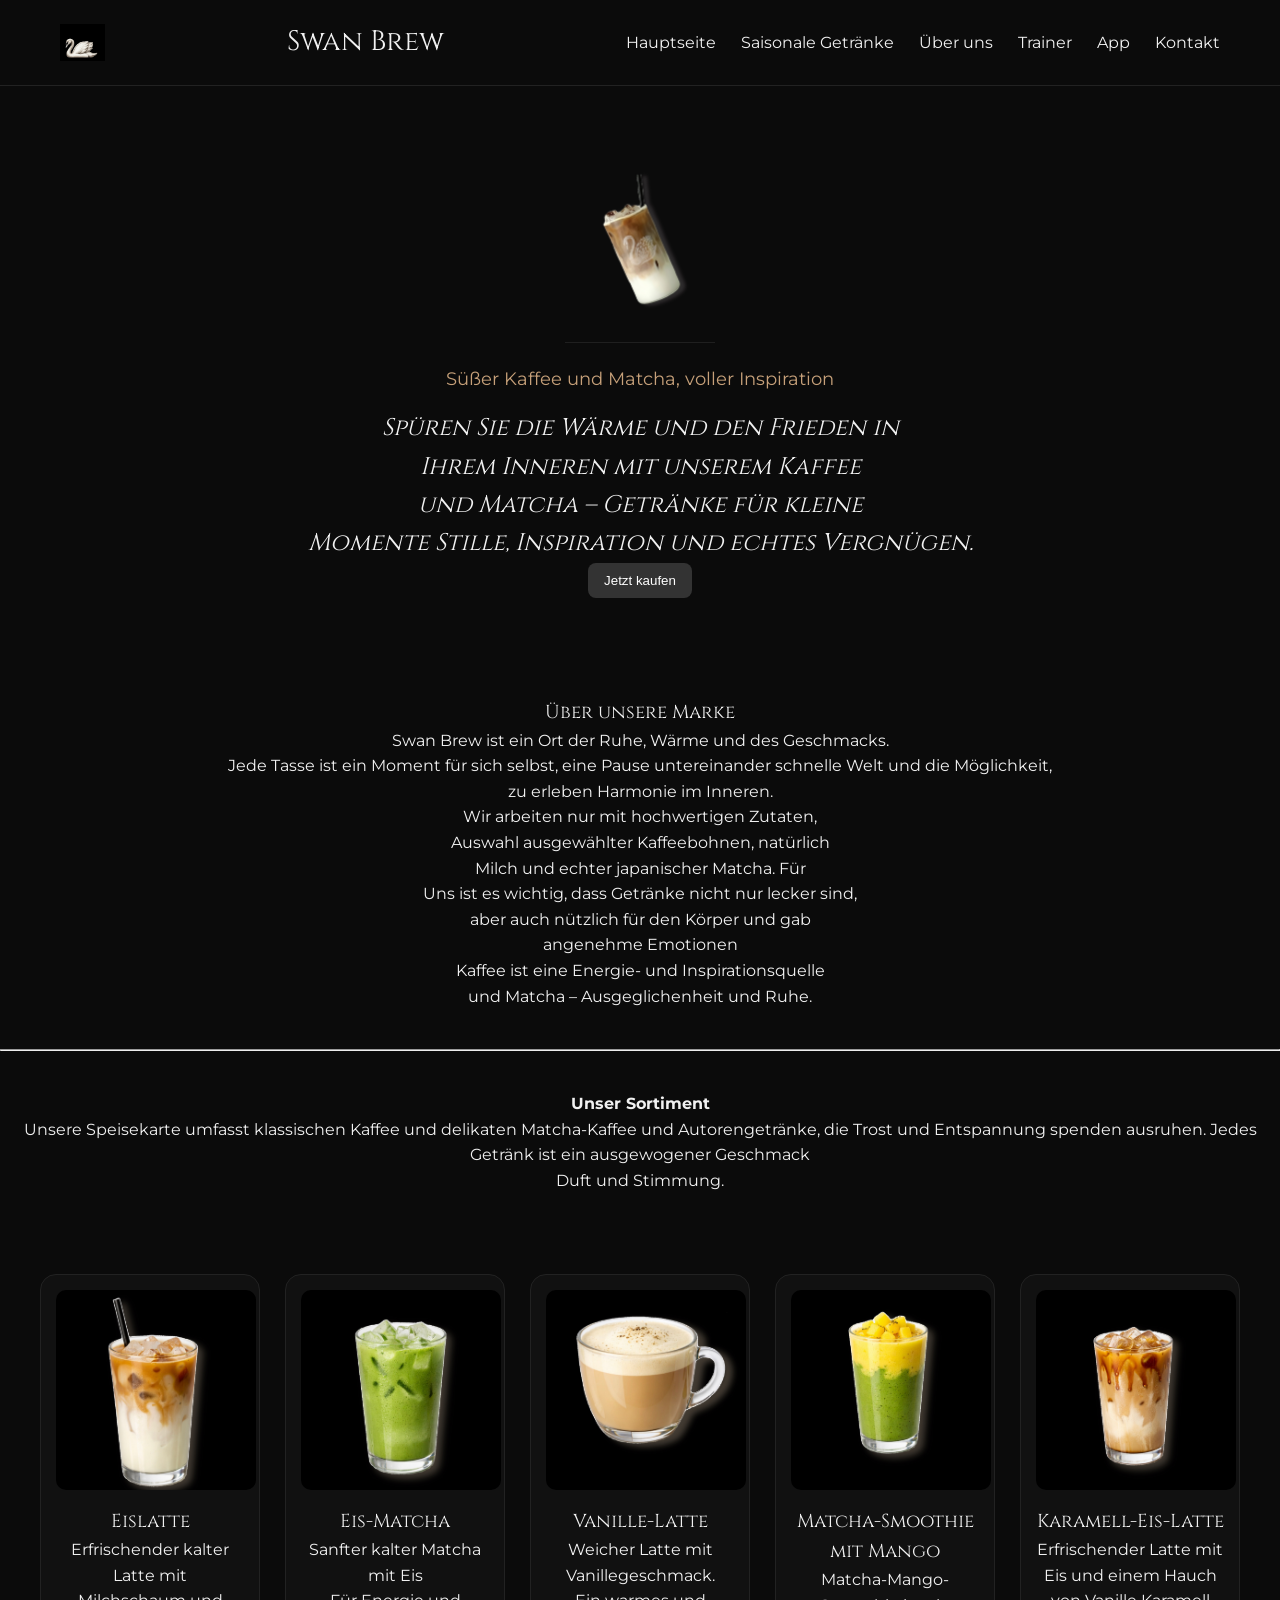
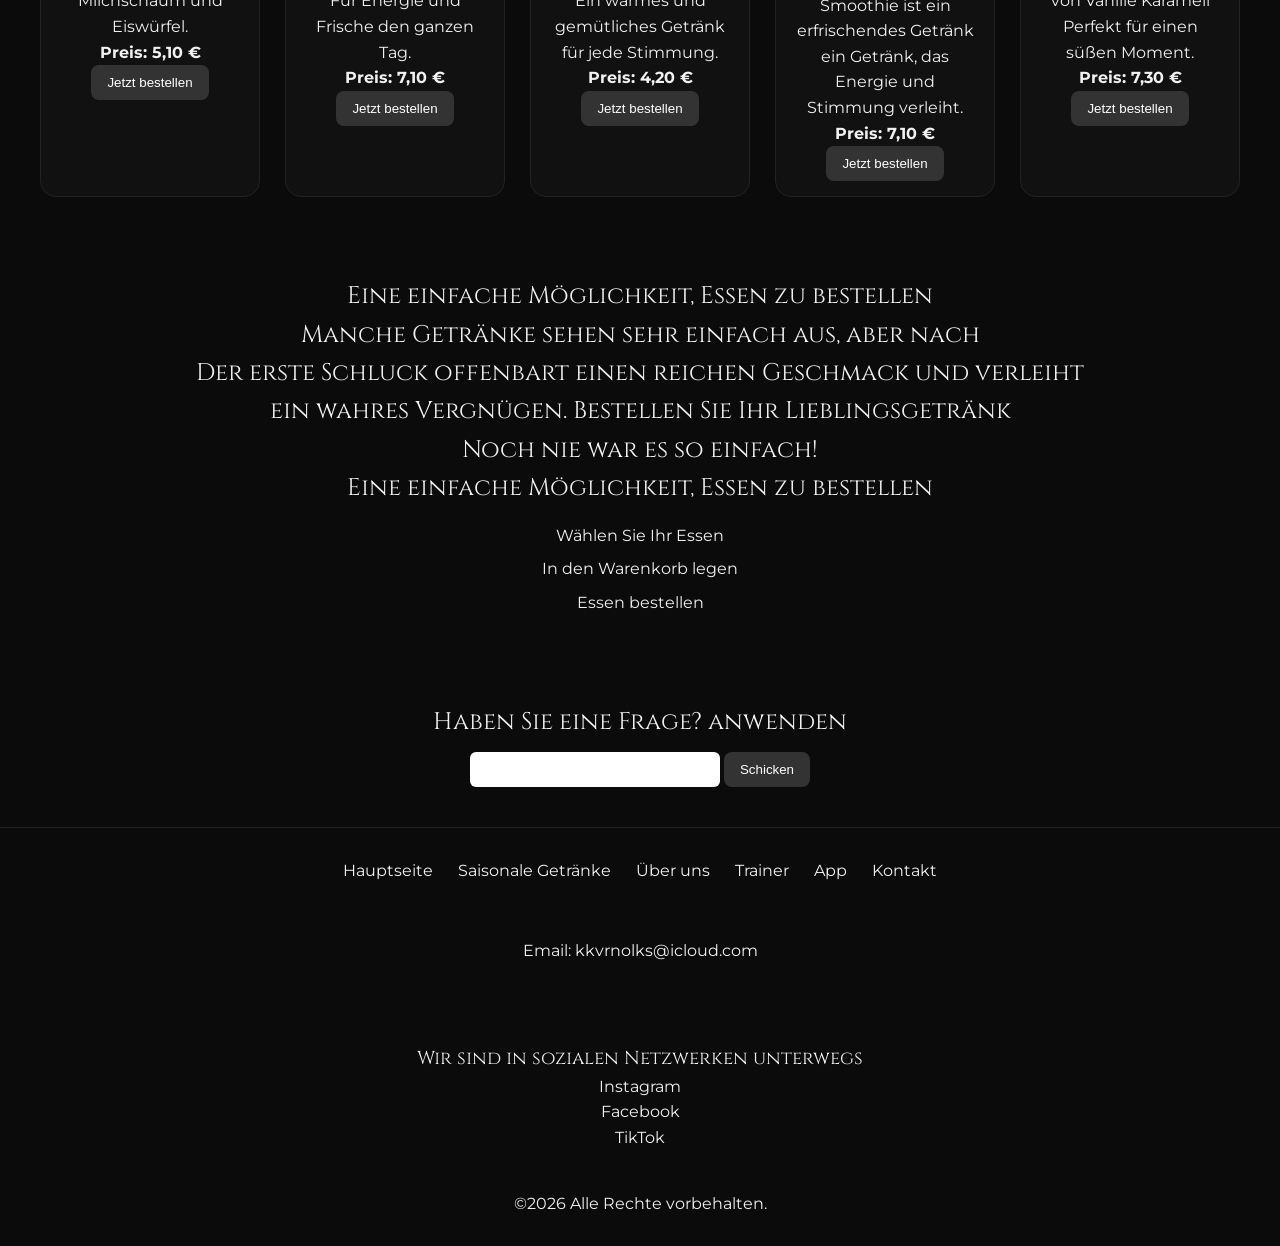
<file: index.html>
<!DOCTYPE html>
<html lang="uk">

<head>
    <meta charset="UTF-8">
    <meta name="viewport" content="width=device-width, initial-scale=1.0">
    <title>Swan Brew - Cafe</title>
    <link rel="stylesheet" href="./style.css">
<link href="https://fonts.googleapis.com/css2?family=Cinzel:wght@400..900&family=Montserrat:ital,wght@0,100..900;1,100..900&display=swap" rel="stylesheet">
</head>
<body>
    
    <header> 
        <img src="./images/swanBrew.jpg" alt="Swan Brew" width="45">

        <h1>Swan Brew</h1>
      <nav>
            <ul>
                <li><a href="#hero">Hauptseite</a></li>
                <li><a href="seasonal.html">Saisonale Getränke</a></li>
                <li><a href="#about">Über uns</a></li>
                <li><a href="#menu">Trainer</a></li>
                <li><a href="#app">App</a></li>
                <li><a href="#contact">Kontakt</a></li>
            </ul>
        </nav>
    </header>
    <main>
        <section id="hero">
            <img src="./images/logotype.JPEG" alt="Eine Tasse Kaffee und Matcha mit einem Schwan" width="150">
            <p class="intro">Süßer Kaffee und Matcha, voller Inspiration</p>
            <h2><em>Spüren Sie die Wärme und den Frieden in <br>
                Ihrem Inneren mit unserem Kaffee<br>
                und Matcha – Getränke für kleine <br>
                Momente Stille, Inspiration und echtes Vergnügen.</em></h2>
            <a href="#products"></a>
            <button>Jetzt kaufen</button>
        </section>
        <section id="about">
            <h3>Über unsere Marke</h3>
            <p>
                Swan Brew ist ein Ort der Ruhe, Wärme und des Geschmacks. <br>
                Jede Tasse ist ein Moment für sich selbst, eine Pause untereinander
                schnelle Welt und die Möglichkeit, <br>zu erleben
                Harmonie im Inneren.
            </p>
            <p>
                Wir arbeiten nur mit hochwertigen Zutaten,<br>
                Auswahl ausgewählter Kaffeebohnen, natürlich<br>
                Milch und echter japanischer Matcha. Für<br>
                Uns ist es wichtig, dass Getränke nicht nur lecker sind, <br>
                aber auch nützlich für den Körper und gab <br>
                angenehme Emotionen
            </p>
            <p>
               Kaffee ist eine Energie- und Inspirationsquelle<br>
                und Matcha – Ausgeglichenheit und Ruhe.
            </p>
        </section>
        <hr>
        <section><h4>Unser Sortiment</h4>
            <p>
                Unsere Speisekarte umfasst klassischen Kaffee und delikaten Matcha-Kaffee
                und Autorengetränke, die Trost und Entspannung spenden
                ausruhen. Jedes Getränk ist ein ausgewogener Geschmack<br>
                Duft und Stimmung.
            </p></section>
        <section id="menu">
            <article class="product-card">
                <img src="./images/iceLatte.JPEG" alt="Eislatte" width="200">
                <h3>Eislatte</h3>
                <p>Erfrischender kalter Latte mit <br>
                    Milchschaum und Eiswürfel.</p>
                <p><strong>Preis: 5,10 €</strong><button>Jetzt bestellen</button></p>
            </article>
            <article class="product-card">
                <img src="./images/icedMatchaLatte.JPEG" alt="Eis-Matcha" width="200">
                <h3>Eis-Matcha</h3>
                <p>Sanfter kalter Matcha mit Eis <br>
                    Für Energie und Frische den ganzen Tag.</p>
                <p><strong>Preis: 7,10 €</strong><button>Jetzt bestellen</button></p>
            </article>
            <article class="product-card">
                <img src="./images/vanillaLatte.JPEG" alt="Vanille-Latte" width="200">
                <h3>Vanille-Latte</h3>
                <p>Weicher Latte mit Vanillegeschmack. <br>
                    Ein warmes und gemütliches Getränk für jede Stimmung.</p>
                <p><strong>Preis: 4,20 €</strong><button>Jetzt bestellen</button></p>
            </article>
            <article class="product-card">
                <img src="./images/matchaMangoSmothie.JPEG" alt="Matcha-Mango-Smoothie" width="200">
                <h3>Matcha-Smoothie mit Mango</h3>
                <p>Matcha-Mango-Smoothie ist ein erfrischendes Getränk
                    ein Getränk, das Energie und Stimmung verleiht.</p>
                <p><strong>Preis: 7,10 €</strong><button>Jetzt bestellen</button></p>
            </article>
            <article class="product-card">
                <img src="./images/caramelIcedLatte.JPEG" alt="Karamell-Eis-Latte" width="200">
                <h3>Karamell-Eis-Latte</h3>
                <p>Erfrischender Latte mit Eis und einem Hauch von Vanille
                    Karamell Perfekt für einen süßen Moment.</p>
                <p><strong>Preis: 7,30 €</strong><button>Jetzt bestellen</button></p>
            </article>
        </section>
        <section id="app">
            <h2>Eine einfache Möglichkeit, Essen zu bestellen</h2>
            <h2>Manche Getränke sehen sehr einfach aus, aber nach <br>
                Der erste Schluck offenbart einen reichen Geschmack und verleiht<br>
                ein wahres Vergnügen. Bestellen Sie Ihr Lieblingsgetränk <br>
                Noch nie war es so einfach!</h2>
            <h2>Eine einfache Möglichkeit, Essen zu bestellen</h2>
           <ul>
                <li>Wählen Sie Ihr Essen</li>
                <li>In den Warenkorb legen</li>
                <li>Essen bestellen</li>
           
            </ul>
       
        </section>
        <form name="register-form">
            <h2>Haben Sie eine Frage? anwenden</h2>
            <label>
                <input type="text" name="enter your question">
            </label>
            <button type="submit">Schicken</button>
        </form>
    </main>
    
    <footer> 
        <nav>
            <ul>
                <li><a href="#hero">Hauptseite</a></li>
                <li><a href="seasonal.html">Saisonale Getränke</a></li>
                <li><a href="#about">Über uns</a></li>
                <li><a href="#menu">Trainer</a></li>
                <li><a href="#app">App</a></li>
                <li><a href="#contact">Kontakt</a></li>
            </ul>
        </nav>
        <section id="contact">
            <p>Email: <a href="mailto:kkvrnolks@icloud.com">kkvrnolks@icloud.com</a></p>
        </section>
        <section id="social-media">
            <h3>Wir sind in sozialen Netzwerken unterwegs</h3>
            <ul>
                <li><a href="#">Instagram</a></li>
                <li><a href="#">Facebook</a></li>
                <li><a href="#">TikTok</a></li>
            </ul>
        </section>
       <p>&copy;2026 Alle Rechte vorbehalten.</p>
    </footer>
</body>

</html>
</file>
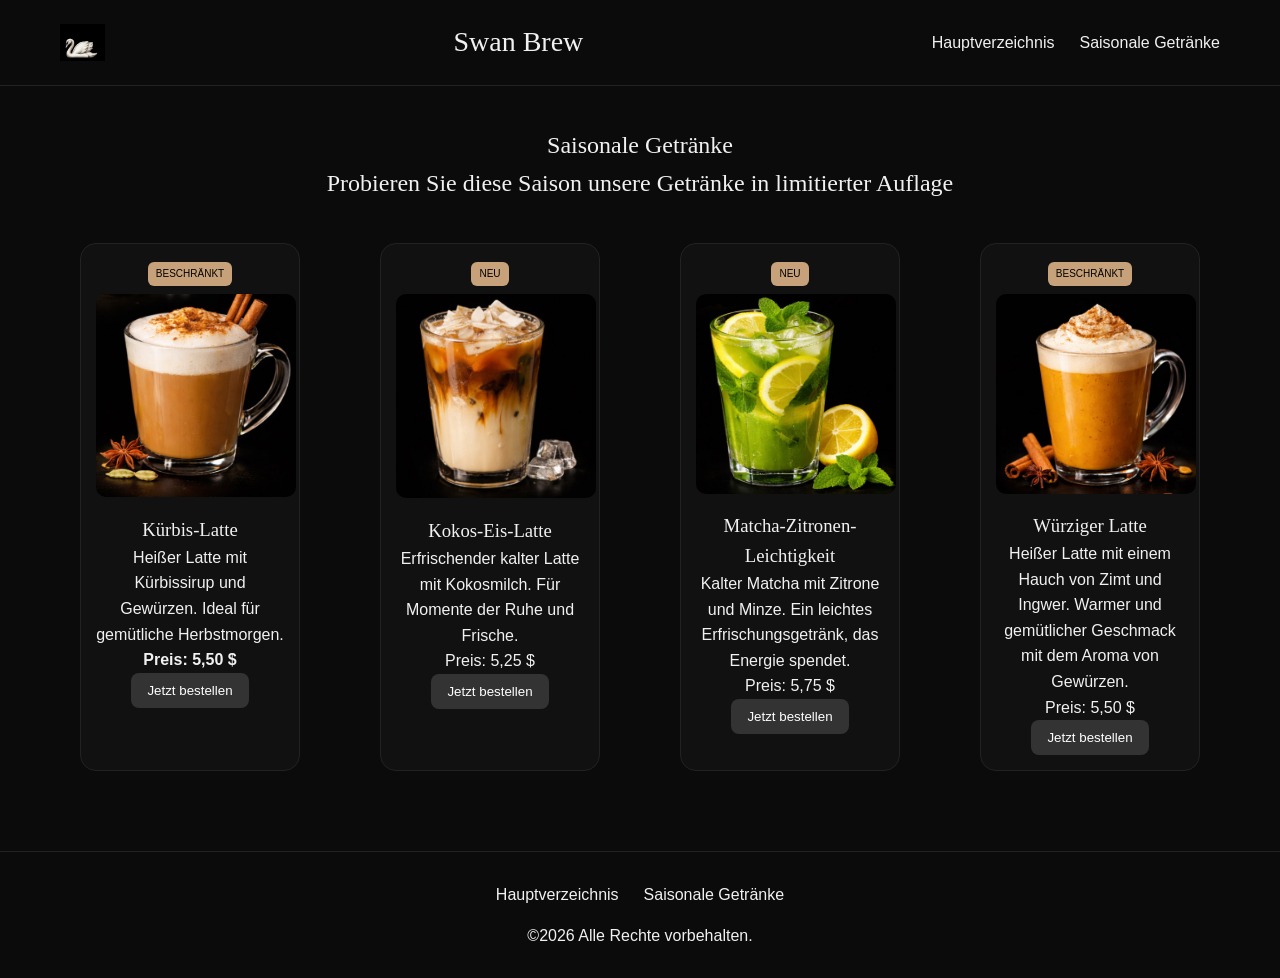
<file: seasonal.html>
<!DOCTYPE html>
<html lang="uk">

<head>
    <meta charset="UTF-8">
    <meta name="viewport" content="width=device-width, initial-scale=1.0">
    <title>Swan Brew – Saisonale Getränke</title>
    <link rel="stylesheet" href="./style.css">
</head>

<body>
    <header>
        <img src="./images/swanBrew.jpg" alt="Swan Brew" width="45">
       
        <h1>Swan Brew</h1>
       
        <nav>
            <ul>
                <li><a href="index.html">Hauptverzeichnis</a></li>
                <li><a href="seasonal.html">Saisonale Getränke</a></li>
            </ul>
        </nav>
    </header>

    <main>
        <section id="seasonal">
            <h1>Saisonale Getränke</h1>
            <h2>Probieren Sie diese Saison unsere Getränke in limitierter Auflage</h2>
            <section class="seasonal-section">
                <article class="product-card">
                    <div class="badge">BESCHRÄNKT</div>
                    <img src="./images/pumpkinLatte.JPEG" alt="Kürbis-Latte" width="200">
                   <h3>Kürbis-Latte</h3>
                    <p>Heißer Latte mit Kürbissirup und Gewürzen. Ideal für gemütliche Herbstmorgen.</p>
                    <p><strong>Preis: 5,50 $ </strong><button>Jetzt bestellen</button></p>
                </article>

                <article  class="product-card">
                    <div class="badge">NEU</div>
                    <img src="./images/coconutIcedLatte.JPEG" alt="Kokos-Eis-Latte" width="200">
                   <h3>Kokos-Eis-Latte</h3>
                    <p>Erfrischender kalter Latte mit Kokosmilch. Für Momente der Ruhe und Frische.</p>
                    <p>Preis: 5,25 $ <button>Jetzt bestellen</button></p>
                </article>

                <article class="product-card">
                    <div class="badge">NEU</div>
                    <img src="./images/lemonMatcha.JPEG" alt="Matcha-Zitronen-Leichtigkeit" width="200">
                    <h3>Matcha-Zitronen-Leichtigkeit</h3>
                    <p>Kalter Matcha mit Zitrone und Minze. Ein leichtes Erfrischungsgetränk, das Energie spendet.</p>
                    <p>Preis: 5,75 $ <button>Jetzt bestellen</button></p>
                </article>

                <article class="product-card">
                    <div class="badge">BESCHRÄNKT</div>
                    <img src="./images/spicyLatte.JPEG" alt="Würziger Latte" width="200">
                    <h3>Würziger Latte</h3>
                    <p>Heißer Latte mit einem Hauch von Zimt und Ingwer. Warmer und gemütlicher Geschmack mit dem Aroma von Gewürzen.</p>
                    <p>Preis: 5,50 $ <button>Jetzt bestellen</button></p>
                </article>

            </div>
        </section>
    </main>

    <footer>
        <nav>
            <ul>
                <li><a href="index.html">Hauptverzeichnis</a></li>
                <li><a href="seasonal.html">Saisonale Getränke</a></li>
            </ul>
        </nav>
        <p>&copy;2026 Alle Rechte vorbehalten.</p>
    </footer>
</body>

</html>
</file>
<file: style.css>
* {
  margin: 0;
  padding: 0;
  box-sizing: border-box;
}


body {
  font-family: "Montserrat", sans-serif;
  background-color: #0b0b0b;
  color: #f1f1f1;
  line-height: 1.6;
}


a {
  color: #f1f1f1;
  text-decoration: none;
  transition: 0.2s;
}

a:hover {
  color: #c7a17a;
}


ul {
  list-style: none;
}


h1, h2, h3 {
  font-family: "Cinzel", serif;
  font-weight: 400;
}


header {
  display: flex;
  align-items: center;
  justify-content: space-between;
  padding: 20px 60px;
  border-bottom: 1px solid #222;
}

header h1 {
  font-size: 28px;
}


nav ul {
  display: flex;
  gap: 25px;
}


#hero {
  text-align: center;
  padding: 60px 20px;
}

.intro {
  margin: 15px 0;
  font-size: 18px;
  color: #c7a17a;
}


button {
  background-color: #333;
  color: #fff;
  padding: 10px 16px;
  border-radius: 8px;
  border: none;
  cursor: pointer;
  transition: 0.3s;
}

button:hover {
  background-color: #c7a17a;
  color: #000;
  transform: scale(1.05);
}

#menu, .products {
  display: flex;
  flex-wrap: wrap;
  gap: 25px;
  justify-content: center;
  padding: 40px 20px;
}
.seasonal-section{
display: flex;
justify-content: space-around;
}

.product-card {
  background-color: #111;
  padding: 15px;
  border-radius: 16px;
  width: 220px;
  text-align: center;
  transition: 0.3s;
  border: 1px solid #222;
}

.product-card:hover {
  transform: translateY(-8px);
  border-color: #c7a17a;
}


.product-card img {
  border-radius: 10px;
  margin-bottom: 10px;
}


.badge {
  background-color: #c7a17a;
  color: #000;
  font-size: 10px;
  padding: 4px 8px;
  border-radius: 6px;
  display: inline-block;
  margin-bottom: 8px;
}


section {
  padding: 40px 20px;
  text-align: center;
}


#app ul {
  margin-top: 15px;
}

#app li {
  margin: 8px 0;
}


form {
  text-align: center;
  padding: 40px 20px;
}

input {
  padding: 10px;
  border-radius: 6px;
  border: none;
  margin-top: 10px;
  width: 250px;
}


footer {
  border-top: 1px solid #222;
  padding: 30px 20px;
  text-align: center;
}

footer nav ul {
  justify-content: center;
  margin-bottom: 15px;
}

@media (max-width: 768px) {
  header {
    flex-direction: column;
    gap: 15px;
  }

  nav ul {
    flex-wrap: wrap;
    justify-content: center;
  }

  .product-card {
    width: 90%;
  }
}
</file>
